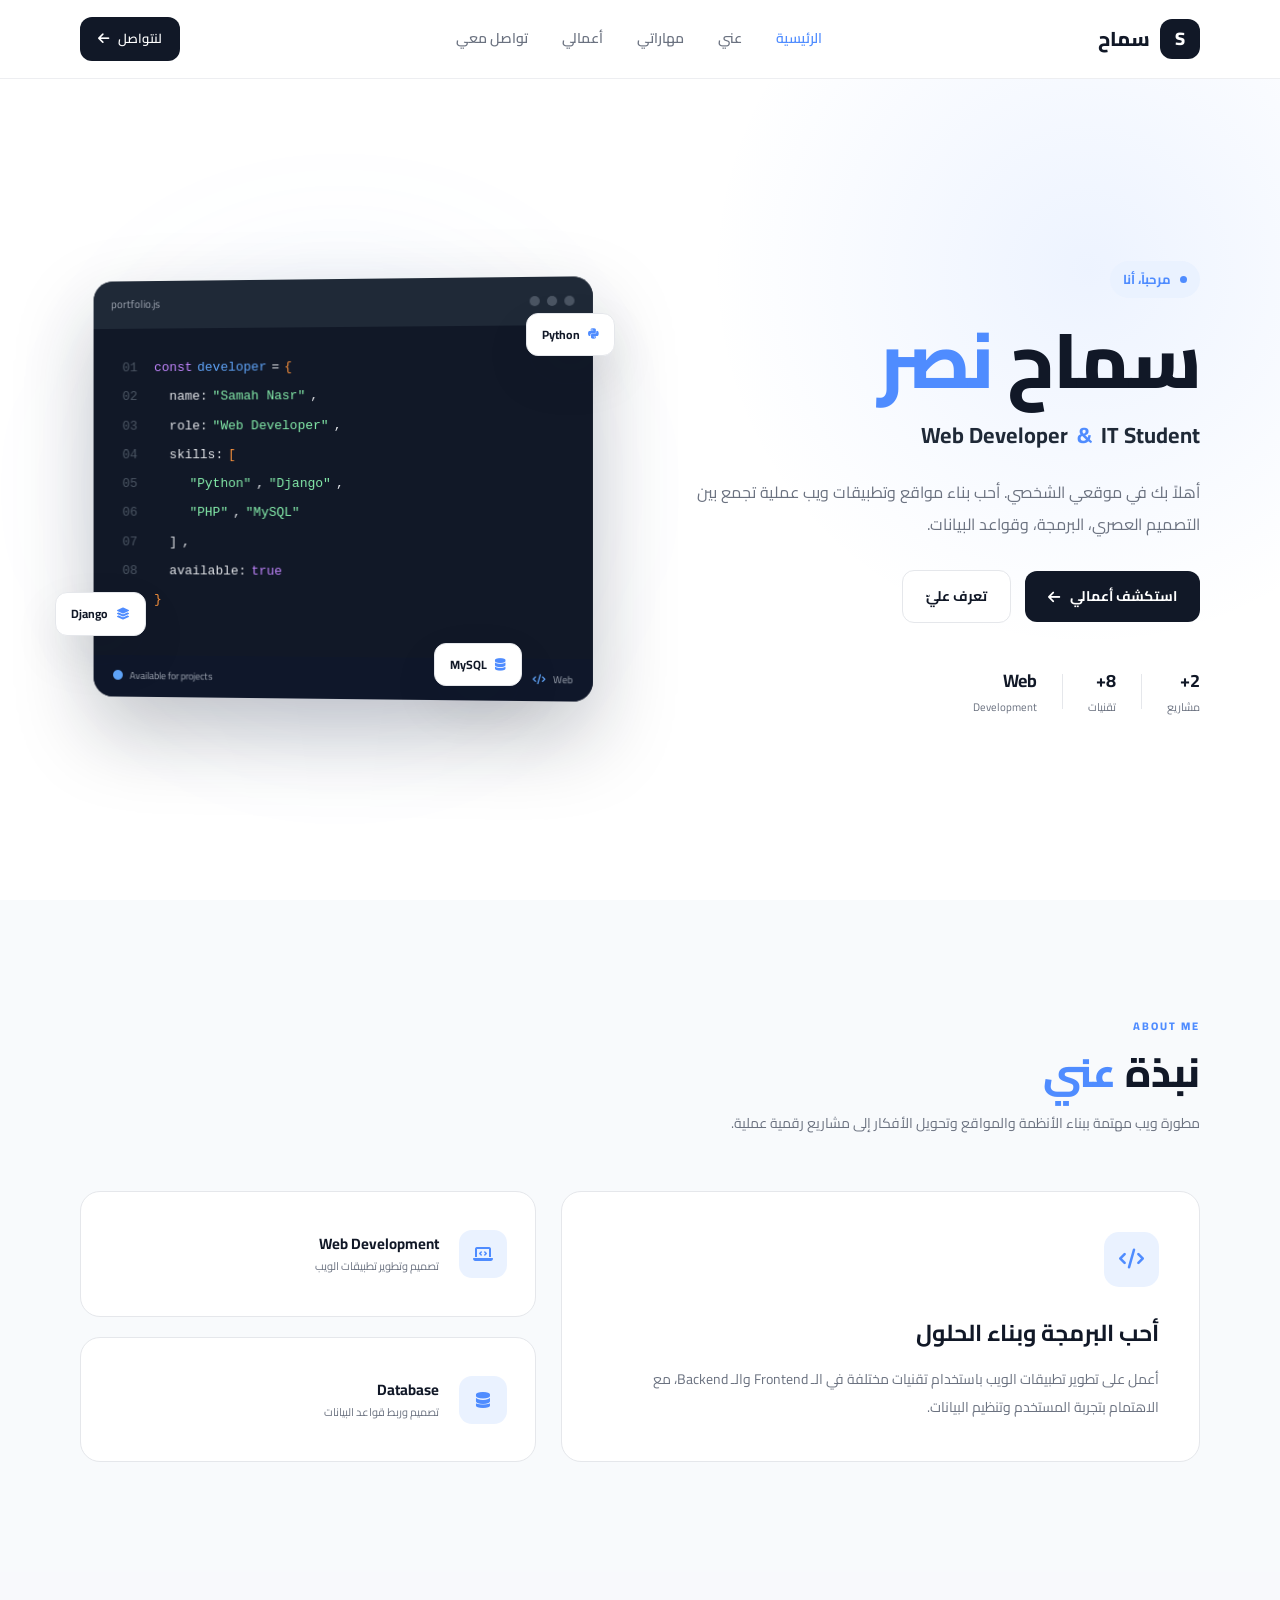
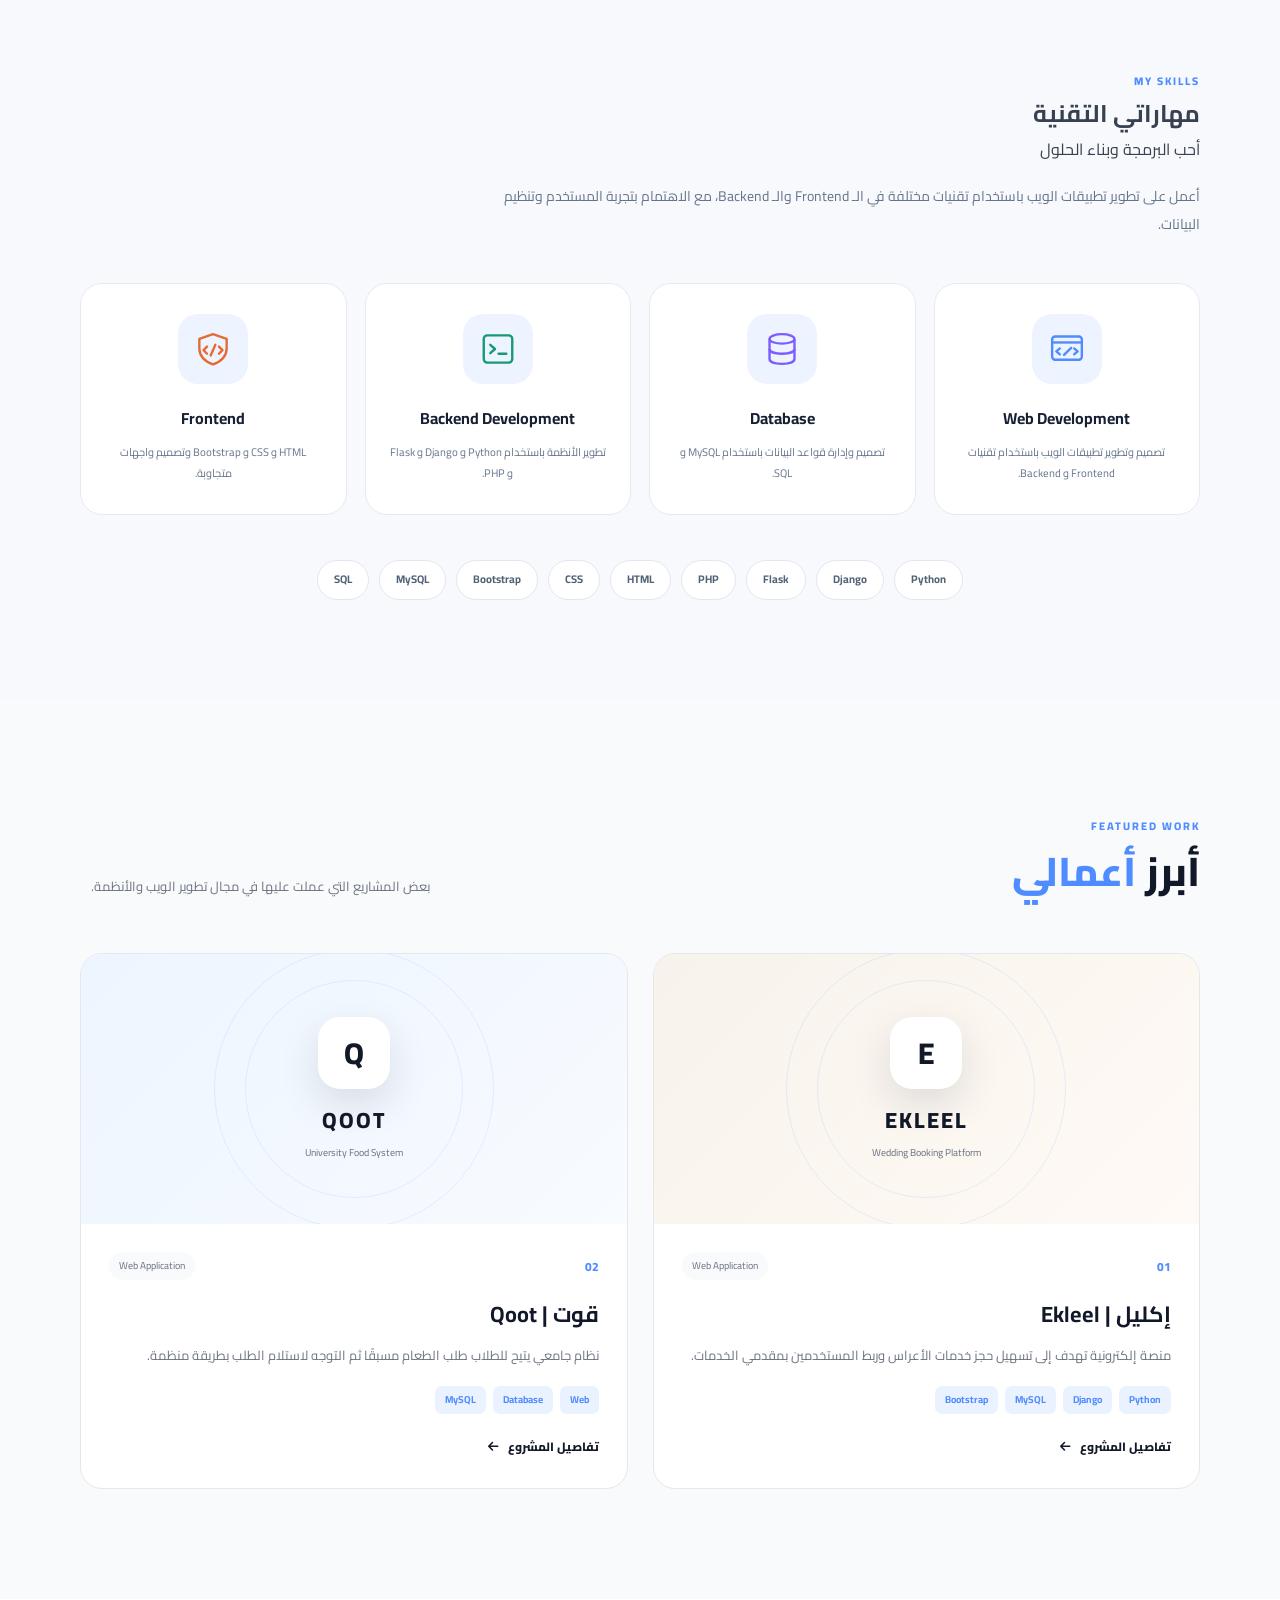
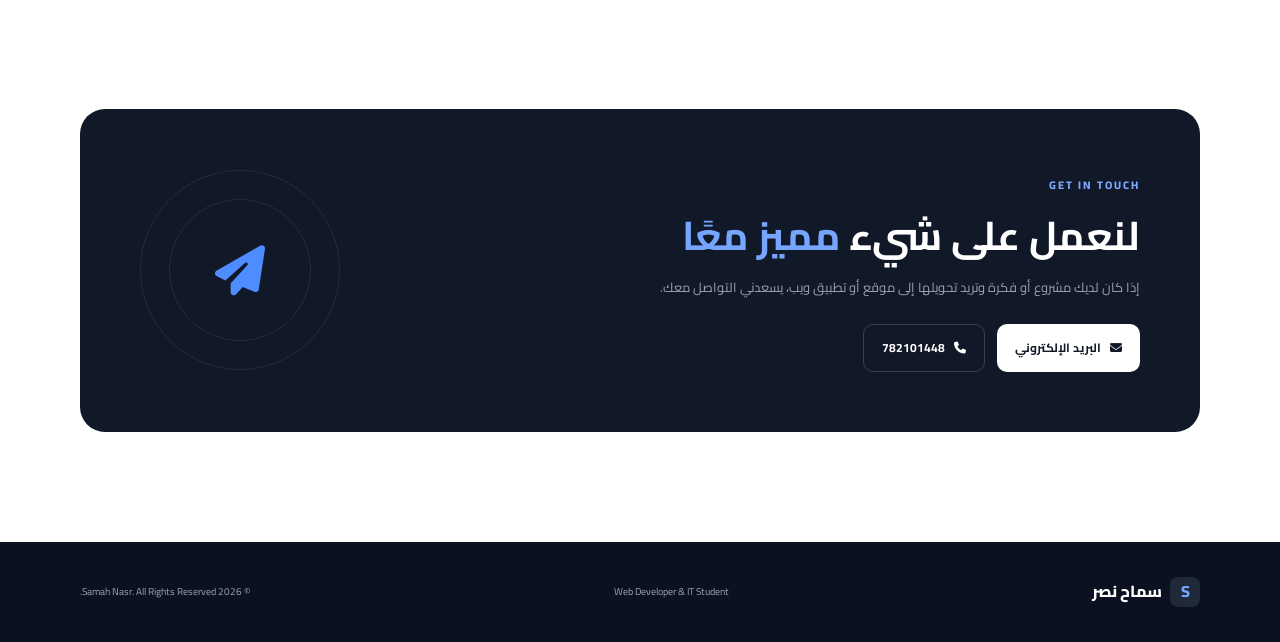
<file: index.html>
<!DOCTYPE html>
<html lang="ar" dir="rtl">

<head>
    <meta charset="UTF-8">
    <meta name="viewport" content="width=device-width, initial-scale=1.0">

    <title>سماح نصر | Web Developer</title>

    <!-- Google Font -->
    <link rel="preconnect" href="https://fonts.googleapis.com">
    <link rel="preconnect" href="https://fonts.gstatic.com" crossorigin>
    <link href="https://fonts.googleapis.com/css2?family=Cairo:wght@400;500;600;700;800&display=swap" rel="stylesheet">

    <!-- Icons -->
    <link rel="stylesheet" href="https://cdnjs.cloudflare.com/ajax/libs/font-awesome/6.5.2/css/all.min.css">

    <!-- CSS -->
    <link rel="stylesheet" href="style.css">
</head>

<body>

    <!-- =====================================================
     NAVBAR
===================================================== -->

    <header class="navbar">

        <div class="container nav-container">

            <a href="#home" class="logo">
                <span class="logo-letter">S</span>
                <span>سماح</span>
            </a>

            <nav class="nav-links">

                <a href="#home" class="active">
                    الرئيسية
                </a>

                <a href="#about">
                    عني
                </a>

                <a href="#skills">
                    مهاراتي
                </a>

                <a href="#projects">
                    أعمالي
                </a>

                <a href="#contact">
                    تواصل معي
                </a>

            </nav>

            <a href="#contact" class="nav-contact">
                لنتواصل
                <i class="fa-solid fa-arrow-left"></i>
            </a>

            <button class="menu-btn" id="menuBtn">
                <i class="fa-solid fa-bars"></i>
            </button>

        </div>

    </header>


    <!-- =====================================================
     HERO
===================================================== -->

    <main>

        <section class="hero" id="home">

            <div class="hero-background-shape shape-one"></div>
            <div class="hero-background-shape shape-two"></div>

            <div class="container hero-container">

                <!-- Hero Text -->

                <div class="hero-text">

                    <div class="hello-badge">
                        <span class="hello-dot"></span>
                        مرحباً، أنا
                    </div>

                    <h1>
                        سماح
                        <span>نصر</span>
                    </h1>

                    <h2>
                        Web Developer
                        <span>&</span>
                        IT Student
                    </h2>

                    <p>
                        أهلاً بك في موقعي الشخصي.
                        أحب بناء مواقع وتطبيقات ويب عملية تجمع بين
                        التصميم العصري، البرمجة، وقواعد البيانات.
                    </p>

                    <div class="hero-buttons">

                        <a href="#projects" class="btn btn-primary">
                            استكشف أعمالي
                            <i class="fa-solid fa-arrow-left"></i>
                        </a>

                        <a href="#about" class="btn btn-outline">
                            تعرف عليّ
                        </a>

                    </div>

                    <div class="hero-mini-info">

                        <div>
                            <strong>2+</strong>
                            <span>مشاريع</span>
                        </div>

                        <div class="divider"></div>

                        <div>
                            <strong>8+</strong>
                            <span>تقنيات</span>
                        </div>

                        <div class="divider"></div>

                        <div>
                            <strong>Web</strong>
                            <span>Development</span>
                        </div>

                    </div>

                </div>


                <!-- Hero Visual -->

                <div class="hero-visual">

                    <div class="visual-glow"></div>

                    <div class="code-window">

                        <div class="window-header">

                            <div class="window-buttons">
                                <span></span>
                                <span></span>
                                <span></span>
                            </div>

                            <div class="window-title">
                                portfolio.js
                            </div>

                        </div>

                        <div class="code-area">

                            <div class="code-line">
                                <span class="line-number">01</span>
                                <span class="purple">const</span>
                                <span class="blue">developer</span>
                                <span class="white">=</span>
                                <span class="orange">{</span>
                            </div>

                            <div class="code-line">
                                <span class="line-number">02</span>
                                <span class="white">&nbsp;&nbsp;name:</span>
                                <span class="green">
                                    "Samah Nasr"
                                </span>
                                <span class="white">,</span>
                            </div>

                            <div class="code-line">
                                <span class="line-number">03</span>
                                <span class="white">&nbsp;&nbsp;role:</span>
                                <span class="green">
                                    "Web Developer"
                                </span>
                                <span class="white">,</span>
                            </div>

                            <div class="code-line">
                                <span class="line-number">04</span>
                                <span class="white">&nbsp;&nbsp;skills:</span>
                                <span class="orange">[</span>
                            </div>

                            <div class="code-line">
                                <span class="line-number">05</span>
                                <span class="white">&nbsp;&nbsp;&nbsp;&nbsp;</span>
                                <span class="green">"Python"</span>
                                <span class="white">,</span>
                                <span class="green">"Django"</span>
                                <span class="white">,</span>
                            </div>

                            <div class="code-line">
                                <span class="line-number">06</span>
                                <span class="white">&nbsp;&nbsp;&nbsp;&nbsp;</span>
                                <span class="green">"PHP"</span>
                                <span class="white">,</span>
                                <span class="green">"MySQL"</span>
                            </div>

                            <div class="code-line">
                                <span class="line-number">07</span>
                                <span class="white">&nbsp;&nbsp;]</span>
                                <span class="white">,</span>
                            </div>

                            <div class="code-line">
                                <span class="line-number">08</span>
                                <span class="white">&nbsp;&nbsp;available:</span>
                                <span class="purple">true</span>
                            </div>

                            <div class="code-line">
                                <span class="line-number">09</span>
                                <span class="orange">}</span>
                            </div>

                        </div>

                        <div class="code-status">

                            <span>
                                <i class="fa-solid fa-circle"></i>
                                Available for projects
                            </span>

                            <span>
                                <i class="fa-solid fa-code"></i>
                                Web
                            </span>

                        </div>

                    </div>


                    <!-- Floating Skills -->

                    <div class="floating-card floating-python">
                        <i class="fa-brands fa-python"></i>
                        <span>Python</span>
                    </div>

                    <div class="floating-card floating-django">
                        <i class="fa-solid fa-layer-group"></i>
                        <span>Django</span>
                    </div>

                    <div class="floating-card floating-db">
                        <i class="fa-solid fa-database"></i>
                        <span>MySQL</span>
                    </div>

                </div>

            </div>

        </section>


        <!-- =====================================================
     ABOUT
===================================================== -->

        <section class="section about" id="about">

            <div class="container">

                <div class="section-heading">

                    <span class="section-label">
                        ABOUT ME
                    </span>

                    <h2>
                        نبذة <span>عني</span>
                    </h2>

                    <p>
                        مطورة ويب مهتمة ببناء الأنظمة والمواقع
                        وتحويل الأفكار إلى مشاريع رقمية عملية.
                    </p>

                </div>


                <div class="about-grid">

                    <div class="about-card main-about-card">

                        <div class="about-icon">
                            <i class="fa-solid fa-code"></i>
                        </div>

                        <h3>
                            أحب البرمجة وبناء الحلول
                        </h3>

                        <p>
                            أعمل على تطوير تطبيقات الويب باستخدام
                            تقنيات مختلفة في الـ Frontend والـ Backend،
                            مع الاهتمام بتجربة المستخدم وتنظيم البيانات.
                        </p>

                    </div>


                    <div class="about-side">

                        <div class="about-small-card">

                            <i class="fa-solid fa-laptop-code"></i>

                            <div>
                                <h4>Web Development</h4>
                                <p>تصميم وتطوير تطبيقات الويب</p>
                            </div>

                        </div>

                        <div class="about-small-card">

                            <i class="fa-solid fa-database"></i>

                            <div>
                                <h4>Database</h4>
                                <p>تصميم وربط قواعد البيانات</p>
                            </div>

                        </div>

                    </div>

                </div>

            </div>

        </section>


        <!-- =====================================================
     SKILLS
===================================================== -->

<section class="skills" id="skills">

    <div class="container">

        <div class="section-label">
            MY SKILLS
        </div>

        <h2 class="section-title">
            مهاراتي <span>التقنية</span>
        </h2>

        <p class="section-description">
            أحب البرمجة وبناء الحلول
        </p>

        <p class="skills-intro">
            أعمل على تطوير تطبيقات الويب باستخدام تقنيات مختلفة
            في الـ Frontend والـ Backend، مع الاهتمام بتجربة المستخدم
            وتنظيم البيانات.
        </p>


        <div class="skills-grid">


            <!-- Web Development -->

            <div class="skill-card">

                <div class="skill-icon web-icon">

                    <svg viewBox="0 0 64 64" aria-hidden="true">

                        <rect
                            x="7"
                            y="11"
                            width="50"
                            height="39"
                            rx="5"
                            fill="none"
                            stroke="currentColor"
                            stroke-width="4"/>

                        <line
                            x1="7"
                            y1="21"
                            x2="57"
                            y2="21"
                            stroke="currentColor"
                            stroke-width="4"/>

                        <polyline
                            points="20,31 14,36 20,41"
                            fill="none"
                            stroke="currentColor"
                            stroke-width="4"
                            stroke-linecap="round"
                            stroke-linejoin="round"/>

                        <line
                            x1="27"
                            y1="42"
                            x2="39"
                            y2="30"
                            stroke="currentColor"
                            stroke-width="4"
                            stroke-linecap="round"/>

                        <polyline
                            points="44,31 50,36 44,41"
                            fill="none"
                            stroke="currentColor"
                            stroke-width="4"
                            stroke-linecap="round"
                            stroke-linejoin="round"/>

                    </svg>

                </div>


                <h3>
                    Web Development
                </h3>

                <p>
                    تصميم وتطوير تطبيقات الويب
                    باستخدام تقنيات Frontend و Backend.
                </p>

            </div>



            <!-- Database -->

            <div class="skill-card">

                <div class="skill-icon database-icon">

                    <svg viewBox="0 0 64 64" aria-hidden="true">

                        <ellipse
                            cx="32"
                            cy="15"
                            rx="21"
                            ry="8"
                            fill="none"
                            stroke="currentColor"
                            stroke-width="4"/>

                        <path
                            d="M11 15v17c0 5 9 8 21 8s21-3 21-8V15"
                            fill="none"
                            stroke="currentColor"
                            stroke-width="4"/>

                        <path
                            d="M11 32v17c0 5 9 8 21 8s21-3 21-8V32"
                            fill="none"
                            stroke="currentColor"
                            stroke-width="4"/>

                    </svg>

                </div>


                <h3>
                    Database
                </h3>

                <p>
                    تصميم وإدارة قواعد البيانات
                    باستخدام MySQL و SQL.
                </p>

            </div>



            <!-- Backend -->

            <div class="skill-card">

                <div class="skill-icon backend-icon">

                    <svg viewBox="0 0 64 64" aria-hidden="true">

                        <rect
                            x="8"
                            y="9"
                            width="48"
                            height="46"
                            rx="6"
                            fill="none"
                            stroke="currentColor"
                            stroke-width="4"/>

                        <path
                            d="M19 25l8 7-8 7"
                            fill="none"
                            stroke="currentColor"
                            stroke-width="4"
                            stroke-linecap="round"
                            stroke-linejoin="round"/>

                        <line
                            x1="33"
                            y1="40"
                            x2="46"
                            y2="40"
                            stroke="currentColor"
                            stroke-width="4"
                            stroke-linecap="round"/>

                    </svg>

                </div>


                <h3>
                    Backend Development
                </h3>

                <p>
                    تطوير الأنظمة باستخدام Python
                    و Django و Flask و PHP.
                </p>

            </div>



            <!-- Frontend -->

            <div class="skill-card">

                <div class="skill-icon frontend-icon">

                    <svg viewBox="0 0 64 64" aria-hidden="true">

                        <path
                            d="M32 7L55 15V31C55 45 45 53 32 58C19 53 9 45 9 31V15L32 7Z"
                            fill="none"
                            stroke="currentColor"
                            stroke-width="4"
                            stroke-linejoin="round"/>

                        <path
                            d="M22 28l-6 6 6 6"
                            fill="none"
                            stroke="currentColor"
                            stroke-width="4"
                            stroke-linecap="round"
                            stroke-linejoin="round"/>

                        <path
                            d="M42 28l6 6-6 6"
                            fill="none"
                            stroke="currentColor"
                            stroke-width="4"
                            stroke-linecap="round"
                            stroke-linejoin="round"/>

                        <line
                            x1="36"
                            y1="25"
                            x2="28"
                            y2="43"
                            stroke="currentColor"
                            stroke-width="4"
                            stroke-linecap="round"/>

                    </svg>

                </div>


                <h3>
                    Frontend
                </h3>

                <p>
                    HTML و CSS و Bootstrap
                    وتصميم واجهات متجاوبة.
                </p>

            </div>

        </div>


        <!-- Technologies -->

        <div class="technology-list">

            <span>Python</span>
            <span>Django</span>
            <span>Flask</span>
            <span>PHP</span>
            <span>HTML</span>
            <span>CSS</span>
            <span>Bootstrap</span>
            <span>MySQL</span>
            <span>SQL</span>

        </div>

    </div>

</section>

        <!-- =====================================================
     PROJECTS
===================================================== -->

        <section class="section projects" id="projects">

            <div class="container">

                <div class="section-heading projects-heading">

                    <div>

                        <span class="section-label">
                            FEATURED WORK
                        </span>

                        <h2>
                            أبرز <span>أعمالي</span>
                        </h2>

                    </div>

                    <p>
                        بعض المشاريع التي عملت عليها
                        في مجال تطوير الويب والأنظمة.
                    </p>

                </div>


                <div class="projects-grid">


                    <!-- EKLEEL -->

                    <article class="project-card">

                        <div class="project-preview ekleel-preview">

                            <div class="preview-content">

                                <div class="preview-logo">
                                    E
                                </div>

                                <span>
                                    EKLEEL
                                </span>

                                <small>
                                    Wedding Booking Platform
                                </small>

                            </div>

                            <div class="preview-decoration"></div>

                        </div>


                        <div class="project-body">

                            <div class="project-top">

                                <span class="project-number">
                                    01
                                </span>

                                <span class="project-type">
                                    Web Application
                                </span>

                            </div>

                            <h3>
                                إكليل | Ekleel
                            </h3>

                            <p>
                                منصة إلكترونية تهدف إلى تسهيل حجز
                                خدمات الأعراس وربط المستخدمين
                                بمقدمي الخدمات.
                            </p>


                            <div class="project-tags">

                                <span>Python</span>
                                <span>Django</span>
                                <span>MySQL</span>
                                <span>Bootstrap</span>

                            </div>


                            <a href="ekleel.html" class="project-link">
                                تفاصيل المشروع
                                <i class="fa-solid fa-arrow-left"></i>
                            </a>

                        </div>

                    </article>


                    <!-- QOOT -->

                    <article class="project-card">

                        <div class="project-preview qoot-preview">

                            <div class="preview-content">

                                <div class="preview-logo">
                                    Q
                                </div>

                                <span>
                                    QOOT
                                </span>

                                <small>
                                    University Food System
                                </small>

                            </div>

                            <div class="preview-decoration"></div>

                        </div>


                        <div class="project-body">

                            <div class="project-top">

                                <span class="project-number">
                                    02
                                </span>

                                <span class="project-type">
                                    Web Application
                                </span>

                            </div>

                            <h3>
                                قوت | Qoot
                            </h3>

                            <p>
                                نظام جامعي يتيح للطلاب طلب الطعام
                                مسبقًا ثم التوجه لاستلام الطلب
                                بطريقة منظمة.
                            </p>


                            <div class="project-tags">

                                <span>Web</span>
                                <span>Database</span>
                                <span>MySQL</span>

                            </div>


                            <a href="qoot.html" class="project-link">
                                تفاصيل المشروع
                                <i class="fa-solid fa-arrow-left"></i>
                            </a>

                        </div>

                    </article>

                </div>

            </div>

        </section>


        <!-- =====================================================
     CONTACT
===================================================== -->

        <section class="section contact" id="contact">

            <div class="container">

                <div class="contact-box">

                    <div class="contact-content">

                        <span class="section-label">
                            GET IN TOUCH
                        </span>

                        <h2>
                            لنعمل على شيء
                            <span>مميز معًا</span>
                        </h2>

                        <p>
                            إذا كان لديك مشروع أو فكرة وتريد تحويلها
                            إلى موقع أو تطبيق ويب، يسعدني التواصل معك.
                        </p>

                        <div class="contact-buttons">

                            <a href="mailto:samohanasr6@gmail.com" class="contact-btn primary">
                                <i class="fa-solid fa-envelope"></i>
                                البريد الإلكتروني
                            </a>

                            <a href="tel:782101448" class="contact-btn secondary">
                                <i class="fa-solid fa-phone"></i>
                                782101448
                            </a>

                        </div>

                    </div>


                    <div class="contact-decoration">

                        <div class="contact-circle">

                            <i class="fa-solid fa-paper-plane"></i>

                        </div>

                    </div>

                </div>

            </div>

        </section>

    </main>


    <!-- =====================================================
     FOOTER
===================================================== -->

    <footer class="footer">

        <div class="container footer-content">

            <div class="footer-logo">
                <span>S</span>
                سماح نصر
            </div>

            <p>
                Web Developer & IT Student
            </p>

            <p class="copyright">
                © 2026 Samah Nasr. All Rights Reserved.
            </p>

        </div>

    </footer>


    <!-- JavaScript -->

    <script src="script.js"></script>

    

</body>


</html>
</file>
<file: style.css>
/* =========================================================
   GENERAL
========================================================= */

:root {
    --dark: #111827;
    --dark-soft: #1f2937;
    --blue: #4f8cff;
    --blue-light: #eaf2ff;
    --text: #374151;
    --muted: #6b7280;
    --white: #ffffff;
    --bg: #f8fafc;
    --border: #e5e7eb;
    --shadow: 0 20px 50px rgba(17, 24, 39, 0.08);
}

* {
    margin: 0;
    padding: 0;
    box-sizing: border-box;
}

html {
    scroll-behavior: smooth;
}

body {
    font-family: "Cairo", sans-serif;
    background: var(--white);
    color: var(--text);
    line-height: 1.8;
}

a {
    text-decoration: none;
    color: inherit;
}

button {
    font-family: inherit;
}

.container {
    width: min(1120px, 90%);
    margin: auto;
}

.section {
    padding: 110px 0;
}


/* =========================================================
   NAVBAR
========================================================= */

.navbar {
    position: fixed;
    top: 0;
    right: 0;
    width: 100%;
    z-index: 1000;
    background: rgba(255, 255, 255, 0.92);
    backdrop-filter: blur(15px);
    border-bottom: 1px solid rgba(229, 231, 235, 0.7);
}

.nav-container {
    height: 78px;
    display: flex;
    align-items: center;
    justify-content: space-between;
}

.logo {
    display: flex;
    align-items: center;
    gap: 10px;
    font-size: 20px;
    font-weight: 800;
    color: var(--dark);
}

.logo-letter {
    width: 40px;
    height: 40px;
    border-radius: 12px;
    display: flex;
    align-items: center;
    justify-content: center;
    background: var(--dark);
    color: white;
    font-size: 18px;
}

.nav-links {
    display: flex;
    align-items: center;
    gap: 34px;
}

.nav-links a {
    color: var(--muted);
    font-size: 14px;
    font-weight: 600;
    transition: 0.3s ease;
}

.nav-links a:hover,
.nav-links a.active {
    color: var(--blue);
}

.nav-contact {
    display: flex;
    align-items: center;
    gap: 9px;
    background: var(--dark);
    color: white;
    padding: 10px 18px;
    border-radius: 12px;
    font-size: 13px;
    font-weight: 600;
    transition: 0.3s ease;
}

.nav-contact:hover {
    background: var(--blue);
    transform: translateY(-2px);
}

.menu-btn {
    display: none;
    border: none;
    background: transparent;
    font-size: 22px;
    color: var(--dark);
    cursor: pointer;
}


/* =========================================================
   HERO
========================================================= */

.hero {
    min-height: 100vh;
    padding-top: 78px;
    display: flex;
    align-items: center;
    position: relative;
    overflow: hidden;
    background:
        radial-gradient(circle at 85% 30%, rgba(79, 140, 255, 0.10), transparent 30%),
        #ffffff;
}

.hero-container {
    min-height: calc(100vh - 78px);
    display: grid;
    grid-template-columns: 1fr 1fr;
    align-items: center;
    gap: 80px;
}

.hero-text {
    position: relative;
    z-index: 2;
}

.hello-badge {
    display: inline-flex;
    align-items: center;
    gap: 9px;
    padding: 7px 13px;
    border-radius: 30px;
    background: var(--blue-light);
    color: var(--blue);
    font-size: 13px;
    font-weight: 700;
    margin-bottom: 18px;
}

.hello-dot {
    width: 7px;
    height: 7px;
    background: var(--blue);
    border-radius: 50%;
}

.hero h1 {
    font-size: clamp(48px, 6vw, 78px);
    line-height: 1.15;
    color: var(--dark);
    font-weight: 800;
    letter-spacing: -2px;
}

.hero h1 span {
    color: var(--blue);
}

.hero h2 {
    font-size: 22px;
    color: var(--dark-soft);
    margin-top: 12px;
    font-weight: 700;
}

.hero h2 span {
    color: var(--blue);
    margin: 0 4px;
}

.hero p {
    max-width: 590px;
    margin-top: 20px;
    color: var(--muted);
    font-size: 16px;
    line-height: 2;
}

.hero-buttons {
    display: flex;
    align-items: center;
    gap: 14px;
    margin-top: 30px;
}

.btn {
    display: inline-flex;
    align-items: center;
    justify-content: center;
    gap: 10px;
    padding: 13px 23px;
    border-radius: 12px;
    font-size: 14px;
    font-weight: 700;
    transition: 0.3s ease;
}

.btn-primary {
    background: var(--dark);
    color: white;
}

.btn-primary:hover {
    background: var(--blue);
    transform: translateY(-3px);
}

.btn-outline {
    border: 1px solid var(--border);
    color: var(--dark);
    background: white;
}

.btn-outline:hover {
    border-color: var(--blue);
    color: var(--blue);
    transform: translateY(-3px);
}

.hero-mini-info {
    margin-top: 42px;
    display: flex;
    align-items: center;
    gap: 25px;
}

.hero-mini-info div:not(.divider) {
    display: flex;
    flex-direction: column;
}

.hero-mini-info strong {
    color: var(--dark);
    font-size: 18px;
}

.hero-mini-info span {
    color: var(--muted);
    font-size: 11px;
}

.divider {
    width: 1px;
    height: 35px;
    background: var(--border);
}


/* =========================================================
   HERO CODE CARD
========================================================= */

.hero-visual {
    position: relative;
    display: flex;
    justify-content: center;
    align-items: center;
}

.visual-glow {
    position: absolute;
    width: 380px;
    height: 380px;
    background: rgba(79, 140, 255, 0.12);
    filter: blur(80px);
    border-radius: 50%;
}

.code-window {
    width: min(500px, 100%);
    position: relative;
    z-index: 2;
    background: #111827;
    border-radius: 20px;
    overflow: hidden;
    box-shadow: 0 35px 80px rgba(17, 24, 39, 0.25);
    transform: perspective(1000px) rotateY(-3deg);
}

.window-header {
    height: 48px;
    padding: 0 18px;
    display: flex;
    align-items: center;
    justify-content: space-between;
    background: #1f2937;
}

.window-buttons {
    display: flex;
    gap: 7px;
}

.window-buttons span {
    width: 10px;
    height: 10px;
    border-radius: 50%;
    background: #4b5563;
}

.window-title {
    color: #9ca3af;
    font-size: 11px;
    direction: ltr;
}

.code-area {
    padding: 25px 20px;
    direction: ltr;
    min-height: 330px;
}

.code-line {
    display: flex;
    align-items: center;
    gap: 5px;
    font-family: Consolas, monospace;
    font-size: 13px;
    line-height: 2.25;
    white-space: nowrap;
}

.line-number {
    width: 25px;
    color: #4b5563;
    margin-right: 12px;
    text-align: right;
}

.purple {
    color: #c084fc;
}

.blue {
    color: #60a5fa;
}

.green {
    color: #86efac;
}

.orange {
    color: #fb923c;
}

.white {
    color: #e5e7eb;
}

.code-status {
    padding: 12px 20px;
    background: #0f172a;
    display: flex;
    justify-content: space-between;
    color: #9ca3af;
    font-size: 10px;
    direction: ltr;
}

.code-status i {
    color: #60a5fa;
    margin-right: 5px;
}

.floating-card {
    position: absolute;
    z-index: 3;
    display: flex;
    align-items: center;
    gap: 8px;
    padding: 10px 15px;
    background: white;
    border: 1px solid var(--border);
    border-radius: 12px;
    box-shadow: var(--shadow);
    font-size: 12px;
    font-weight: 700;
    color: var(--dark);
}

.floating-card i {
    color: var(--blue);
}

.floating-python {
    top: 8%;
    right: -15px;
}

.floating-django {
    bottom: 15%;
    left: -25px;
}

.floating-db {
    bottom: 3%;
    right: 15%;
}


/* =========================================================
   SECTION HEADINGS
========================================================= */

.section-heading {
    max-width: 650px;
    margin-bottom: 55px;
}

.section-heading.center {
    margin-left: auto;
    margin-right: auto;
    text-align: center;
}

.section-label {
    color: var(--blue);
    font-size: 11px;
    font-weight: 800;
    letter-spacing: 2px;
}

.section-heading h2 {
    color: var(--dark);
    font-size: 40px;
    line-height: 1.3;
    margin-top: 8px;
    font-weight: 800;
}

.section-heading h2 span {
    color: var(--blue);
}

.section-heading p {
    color: var(--muted);
    margin-top: 12px;
    font-size: 14px;
}


/* =========================================================
   ABOUT
========================================================= */

.about {
    background: var(--bg);
}

.about-grid {
    display: grid;
    grid-template-columns: 1.4fr 1fr;
    gap: 25px;
}

.about-card,
.about-small-card {
    background: white;
    border: 1px solid var(--border);
    border-radius: 20px;
    transition: 0.3s ease;
}

.main-about-card {
    padding: 40px;
}

.main-about-card:hover,
.about-small-card:hover {
    transform: translateY(-5px);
    box-shadow: var(--shadow);
}

.about-icon {
    width: 55px;
    height: 55px;
    display: flex;
    align-items: center;
    justify-content: center;
    border-radius: 15px;
    background: var(--blue-light);
    color: var(--blue);
    font-size: 20px;
}

.main-about-card h3 {
    color: var(--dark);
    font-size: 23px;
    margin-top: 25px;
}

.main-about-card p {
    color: var(--muted);
    margin-top: 12px;
    font-size: 14px;
    line-height: 2;
}

.about-side {
    display: flex;
    flex-direction: column;
    gap: 20px;
}

.about-small-card {
    flex: 1;
    padding: 28px;
    display: flex;
    align-items: center;
    gap: 20px;
}

.about-small-card > i {
    width: 48px;
    height: 48px;
    display: flex;
    align-items: center;
    justify-content: center;
    background: var(--blue-light);
    color: var(--blue);
    border-radius: 13px;
}

.about-small-card h4 {
    color: var(--dark);
    font-size: 15px;
}

.about-small-card p {
    color: var(--muted);
    font-size: 11px;
}


/* =========================================================
   SKILLS
========================================================= */

.skills {
    background: white;
}

.skills-grid {
    display: grid;
    grid-template-columns: repeat(4, 1fr);
    gap: 18px;
}

.skill-card {
    padding: 28px 20px;
    text-align: center;
    border: 1px solid var(--border);
    border-radius: 18px;
    background: white;
    transition: 0.3s ease;
}

.skill-card:hover {
    transform: translateY(-7px);
    border-color: #cbdcff;
    box-shadow: var(--shadow);
}

.skill-icon {
    width: 58px;
    height: 58px;
    margin: 0 auto 15px;
    display: flex;
    align-items: center;
    justify-content: center;
    border-radius: 16px;
    background: var(--blue-light);
    color: var(--blue);
    font-size: 24px;
}

.skill-card h3 {
    color: var(--dark);
    font-size: 15px;
}

.skill-card p {
    color: var(--muted);
    font-size: 11px;
    margin-top: 3px;
}


/* =========================================================
   PROJECTS
========================================================= */

.projects {
    background: var(--bg);
}

.projects-heading {
    display: flex;
    align-items: end;
    justify-content: space-between;
    max-width: none;
}

.projects-heading > p {
    width: 350px;
    color: var(--muted);
    font-size: 13px;
}

.projects-grid {
    display: grid;
    grid-template-columns: repeat(2, 1fr);
    gap: 25px;
}

.project-card {
    background: white;
    border: 1px solid var(--border);
    border-radius: 22px;
    overflow: hidden;
    transition: 0.4s ease;
}

.project-card:hover {
    transform: translateY(-8px);
    box-shadow: var(--shadow);
}

.project-preview {
    height: 270px;
    position: relative;
    display: flex;
    align-items: center;
    justify-content: center;
    overflow: hidden;
}

.ekleel-preview {
    background:
        linear-gradient(135deg, #f7f2eb, #fffaf5);
}

.qoot-preview {
    background:
        linear-gradient(135deg, #edf5ff, #f8fbff);
}

.preview-content {
    position: relative;
    z-index: 2;
    text-align: center;
}

.preview-logo {
    width: 72px;
    height: 72px;
    margin: 0 auto 12px;
    border-radius: 22px;
    display: flex;
    align-items: center;
    justify-content: center;
    background: white;
    color: var(--dark);
    font-size: 30px;
    font-weight: 800;
    box-shadow: 0 15px 40px rgba(17, 24, 39, 0.12);
}

.preview-content span {
    display: block;
    color: var(--dark);
    font-size: 22px;
    font-weight: 800;
    letter-spacing: 2px;
}

.preview-content small {
    display: block;
    margin-top: 4px;
    color: var(--muted);
    font-size: 10px;
}

.preview-decoration {
    position: absolute;
    width: 280px;
    height: 280px;
    border: 1px solid rgba(79, 140, 255, 0.12);
    border-radius: 50%;
}

.preview-decoration::before {
    content: "";
    position: absolute;
    inset: 30px;
    border: 1px solid rgba(79, 140, 255, 0.12);
    border-radius: 50%;
}

.project-body {
    padding: 28px;
}

.project-top {
    display: flex;
    align-items: center;
    justify-content: space-between;
}

.project-number {
    color: var(--blue);
    font-size: 12px;
    font-weight: 800;
}

.project-type {
    padding: 5px 10px;
    border-radius: 20px;
    background: var(--bg);
    color: var(--muted);
    font-size: 10px;
}

.project-body h3 {
    color: var(--dark);
    font-size: 22px;
    margin-top: 15px;
}

.project-body p {
    color: var(--muted);
    font-size: 13px;
    line-height: 2;
    margin-top: 7px;
}

.project-tags {
    display: flex;
    flex-wrap: wrap;
    gap: 7px;
    margin-top: 18px;
}

.project-tags span {
    padding: 5px 10px;
    background: var(--blue-light);
    color: var(--blue);
    border-radius: 7px;
    font-size: 10px;
    font-weight: 700;
}

.project-link {
    display: inline-flex;
    align-items: center;
    gap: 9px;
    margin-top: 22px;
    color: var(--dark);
    font-size: 12px;
    font-weight: 800;
    transition: 0.3s ease;
}

.project-link:hover {
    color: var(--blue);
    gap: 14px;
}


/* =========================================================
   CONTACT
========================================================= */

.contact {
    background: white;
}

.contact-box {
    position: relative;
    overflow: hidden;
    background: var(--dark);
    border-radius: 25px;
    padding: 60px;
    display: flex;
    justify-content: space-between;
    align-items: center;
}

.contact-content {
    position: relative;
    z-index: 2;
    max-width: 650px;
}

.contact-box .section-label {
    color: #7da8ff;
}

.contact-box h2 {
    color: white;
    font-size: 40px;
    line-height: 1.4;
    margin-top: 10px;
}

.contact-box h2 span {
    color: #76a5ff;
}

.contact-box p {
    color: #9ca3af;
    font-size: 13px;
    margin-top: 12px;
    max-width: 570px;
}

.contact-buttons {
    display: flex;
    gap: 12px;
    margin-top: 25px;
}

.contact-btn {
    display: inline-flex;
    align-items: center;
    gap: 9px;
    padding: 12px 18px;
    border-radius: 10px;
    font-size: 12px;
    font-weight: 700;
    transition: 0.3s ease;
}

.contact-btn.primary {
    background: white;
    color: var(--dark);
}

.contact-btn.secondary {
    border: 1px solid #374151;
    color: white;
}

.contact-btn:hover {
    transform: translateY(-3px);
}

.contact-decoration {
    position: absolute;
    left: 60px;
    top: 50%;
    transform: translateY(-50%);
}

.contact-circle {
    width: 200px;
    height: 200px;
    border: 1px solid rgba(255, 255, 255, 0.08);
    border-radius: 50%;
    display: flex;
    align-items: center;
    justify-content: center;
    color: #4f8cff;
    font-size: 50px;
}

.contact-circle::before {
    content: "";
    position: absolute;
    width: 140px;
    height: 140px;
    border: 1px solid rgba(255, 255, 255, 0.08);
    border-radius: 50%;
}


/* =========================================================
   FOOTER
========================================================= */

.footer {
    background: #0b1120;
    color: #9ca3af;
}

.footer-content {
    min-height: 100px;
    display: flex;
    align-items: center;
    justify-content: space-between;
    gap: 20px;
}

.footer-logo {
    color: white;
    font-weight: 800;
    display: flex;
    align-items: center;
    gap: 8px;
}

.footer-logo span {
    width: 30px;
    height: 30px;
    display: flex;
    align-items: center;
    justify-content: center;
    background: #1f2937;
    border-radius: 8px;
    color: #76a5ff;
}

.footer p {
    font-size: 10px;
}


/* =========================================================
   RESPONSIVE
========================================================= */

@media (max-width: 950px) {

    .nav-links {
        gap: 18px;
    }

    .nav-contact {
        display: none;
    }

    .hero-container {
        gap: 40px;
    }

    .skills-grid {
        grid-template-columns: repeat(2, 1fr);
    }

    .floating-card {
        display: none;
    }

}


@media (max-width: 760px) {

    .section {
        padding: 80px 0;
    }

    .nav-container {
        height: 70px;
    }

    .nav-links {
        position: absolute;
        top: 70px;
        right: 5%;
        left: 5%;
        display: none;
        flex-direction: column;
        align-items: stretch;
        gap: 0;
        background: white;
        border: 1px solid var(--border);
        border-radius: 15px;
        box-shadow: var(--shadow);
        overflow: hidden;
    }

    .nav-links.show {
        display: flex;
    }

    .nav-links a {
        padding: 13px 18px;
        border-bottom: 1px solid var(--border);
    }

    .menu-btn {
        display: block;
    }

    .hero {
        padding-top: 70px;
    }

    .hero-container {
        min-height: auto;
        grid-template-columns: 1fr;
        padding: 80px 0;
        text-align: center;
    }

    .hero p {
        margin-left: auto;
        margin-right: auto;
    }

    .hero-buttons {
        justify-content: center;
    }

    .hero-mini-info {
        justify-content: center;
    }

    .hero-visual {
        margin-top: 30px;
    }

    .code-window {
        transform: none;
    }

    .about-grid {
        grid-template-columns: 1fr;
    }

    .projects-heading {
        display: block;
    }

    .projects-heading > p {
        width: auto;
        margin-top: 15px;
    }

    .projects-grid {
        grid-template-columns: 1fr;
    }

    .contact-box {
        padding: 40px 25px;
    }

    .contact-decoration {
        display: none;
    }

    .footer-content {
        padding: 25px 0;
        flex-direction: column;
        text-align: center;
    }

}


@media (max-width: 500px) {

    .hero h1 {
        font-size: 50px;
    }

    .hero h2 {
        font-size: 18px;
    }

    .hero p {
        font-size: 13px;
    }

    .hero-buttons {
        flex-direction: column;
    }

    .btn {
        width: 100%;
    }

    .hero-mini-info {
        gap: 14px;
    }

    .hero-mini-info strong {
        font-size: 15px;
    }

    .section-heading h2 {
        font-size: 30px;
    }

    .skills-grid {
        grid-template-columns: 1fr 1fr;
        gap: 10px;
    }

    .skill-card {
        padding: 20px 10px;
    }

    .contact-box h2 {
        font-size: 28px;
    }

    .contact-buttons {
        flex-direction: column;
    }

    .contact-btn {
        justify-content: center;
    }

}
/* ================= ICONS FIX ================= */

.skill-icon {
    width: 65px;
    height: 65px;

    border-radius: 18px;

    display: flex;
    align-items: center;
    justify-content: center;

    margin: 0 auto 18px;

    font-size: 30px;

    background: #f1f5ff;
    color: #4f8cff;

    transition: all 0.3s ease;
}

.skill-card:hover .skill-icon {
    transform: translateY(-5px) scale(1.05);
    background: #4f8cff;
    color: white;
}


/* Python */
.python-icon {
    color: #3776ab;
}

/* Django */
.django-icon {
    color: #092e20;
}

/* Flask */
.flask-icon {
    color: #172033;
}

/* HTML */
.html-icon {
    color: #e34f26;
}

/* CSS */
.css-icon {
    color: #1572b6;
}

/* Bootstrap */
.bootstrap-icon {
    color: #7952b3;
}

/* PHP */
.php-icon {
    color: #777bb4;
}

/* MySQL */
.mysql-icon {
    color: #00758f;
}


/* عند المرور */
.skill-card:hover .python-icon,
.skill-card:hover .django-icon,
.skill-card:hover .flask-icon,
.skill-card:hover .html-icon,
.skill-card:hover .css-icon,
.skill-card:hover .bootstrap-icon,
.skill-card:hover .php-icon,
.skill-card:hover .mysql-icon {
    color: white;
}
/* ================= SKILLS ================= */

.skills {
    padding: 100px 0;
    background: #f8f9fc;
}

.skills-intro {
    max-width: 700px;
    margin-top: 18px;
    color: #64748b;
    line-height: 2;
    font-size: 14px;
}

.skills-grid {
    display: grid;
    grid-template-columns: repeat(4, 1fr);
    gap: 18px;
    margin-top: 45px;
}

.skill-card {
    background: white;
    border: 1px solid #e5eaf1;
    border-radius: 22px;
    padding: 30px 22px;
    text-align: center;
    transition: all 0.35s ease;
}

.skill-card:hover {
    transform: translateY(-8px);
    box-shadow: 0 20px 50px rgba(23, 32, 51, 0.08);
    border-color: #cddcff;
}


/* الأيقونة */

.skill-icon {
    width: 70px;
    height: 70px;

    margin: 0 auto 20px;

    border-radius: 20px;

    display: flex;
    align-items: center;
    justify-content: center;

    background: #eef4ff;

    color: #4f8cff;

    transition: all 0.35s ease;
}

.skill-icon svg {
    width: 38px;
    height: 38px;
}

.skill-card:hover .skill-icon {
    background: #4f8cff;
    color: white;
    transform: scale(1.08);
}


/* ألوان مختلفة */

.web-icon {
    color: #4f8cff;
}

.database-icon {
    color: #7c5cff;
}

.backend-icon {
    color: #159a72;
}

.frontend-icon {
    color: #e46b35;
}


.skill-card h3 {
    font-size: 16px;
    margin-bottom: 9px;
    color: #172033;
}

.skill-card p {
    font-size: 11px;
    line-height: 1.9;
    color: #64748b;
}


/* التقنيات */

.technology-list {
    display: flex;
    flex-wrap: wrap;
    justify-content: center;
    gap: 10px;

    margin-top: 45px;
}

.technology-list span {
    padding: 9px 16px;

    border-radius: 30px;

    background: white;

    border: 1px solid #e1e7f0;

    color: #526176;

    font-size: 11px;
    font-weight: 700;

    transition: 0.3s;
}

.technology-list span:hover {
    background: #4f8cff;
    color: white;
    border-color: #4f8cff;
}


/* Responsive */

@media (max-width: 900px) {

    .skills-grid {
        grid-template-columns: repeat(2, 1fr);
    }

}

@media (max-width: 500px) {

    .skills-grid {
        grid-template-columns: 1fr;
    }

}
</file>
